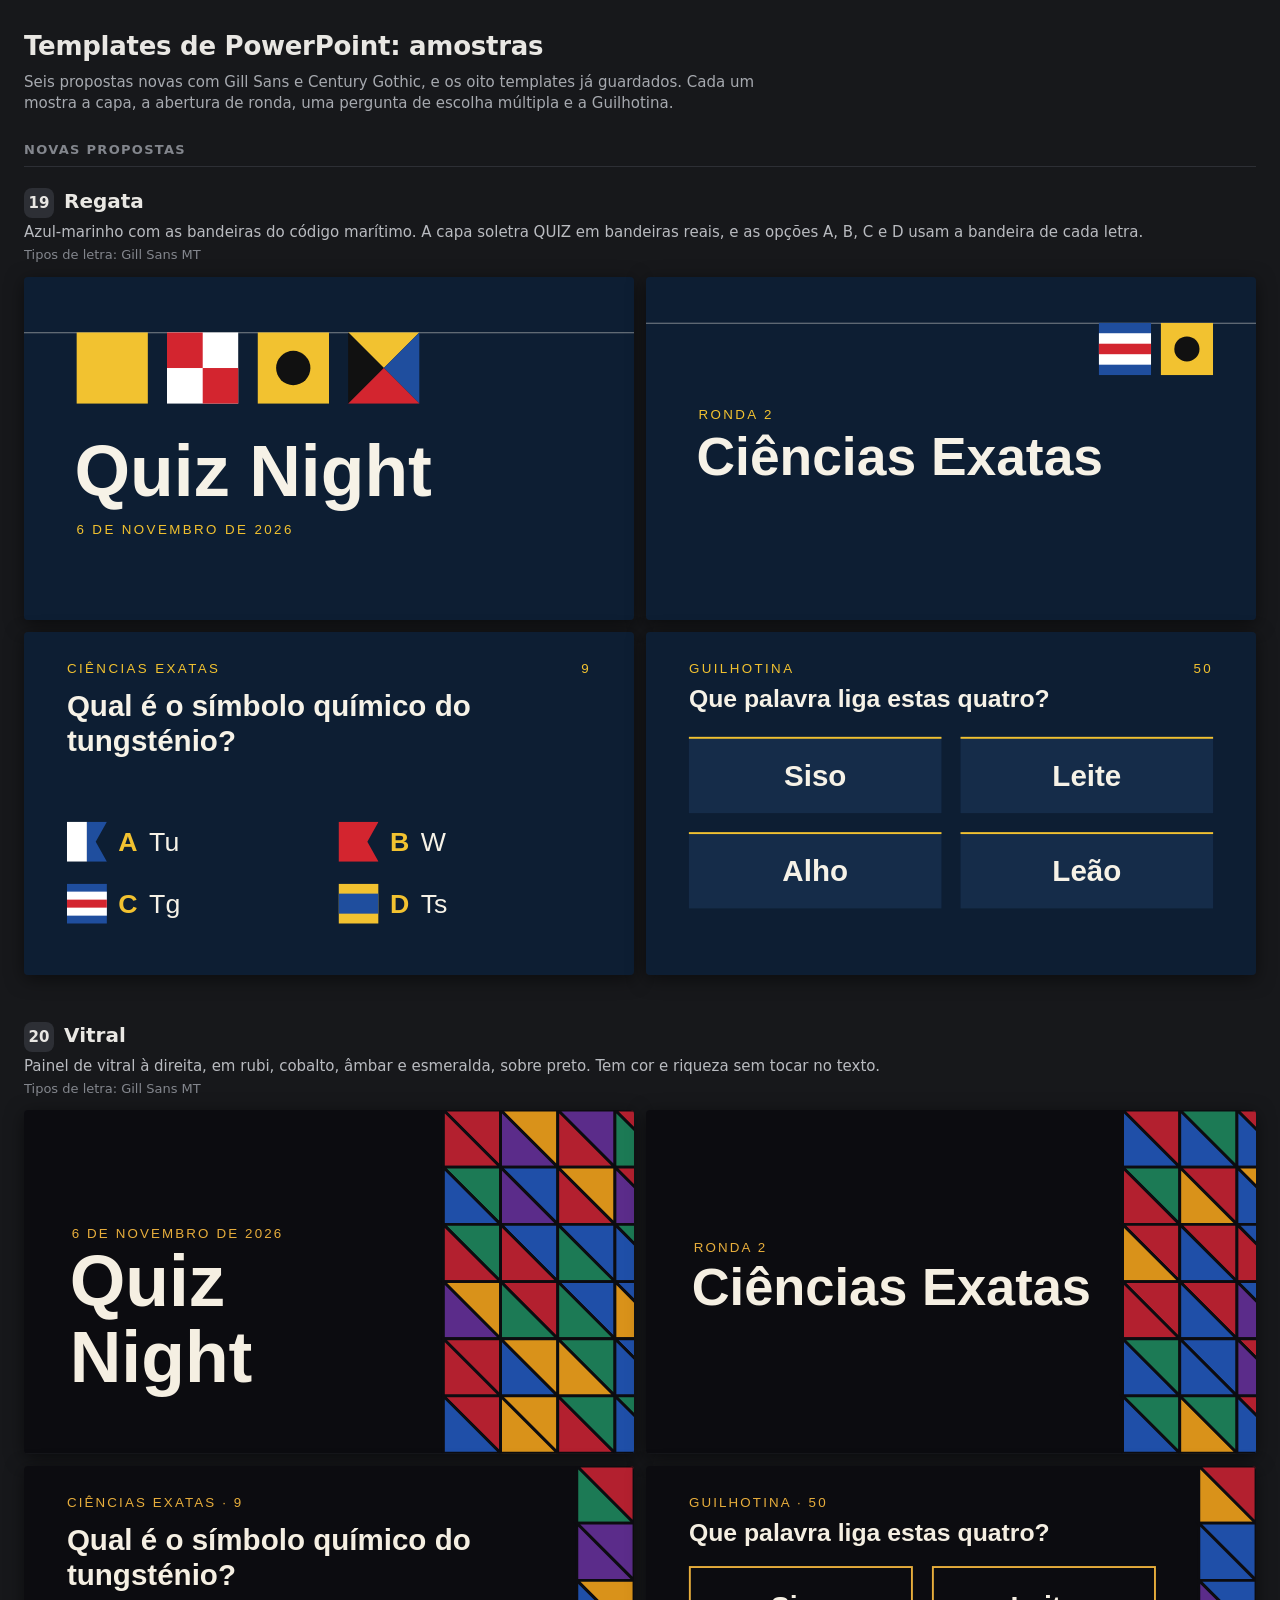
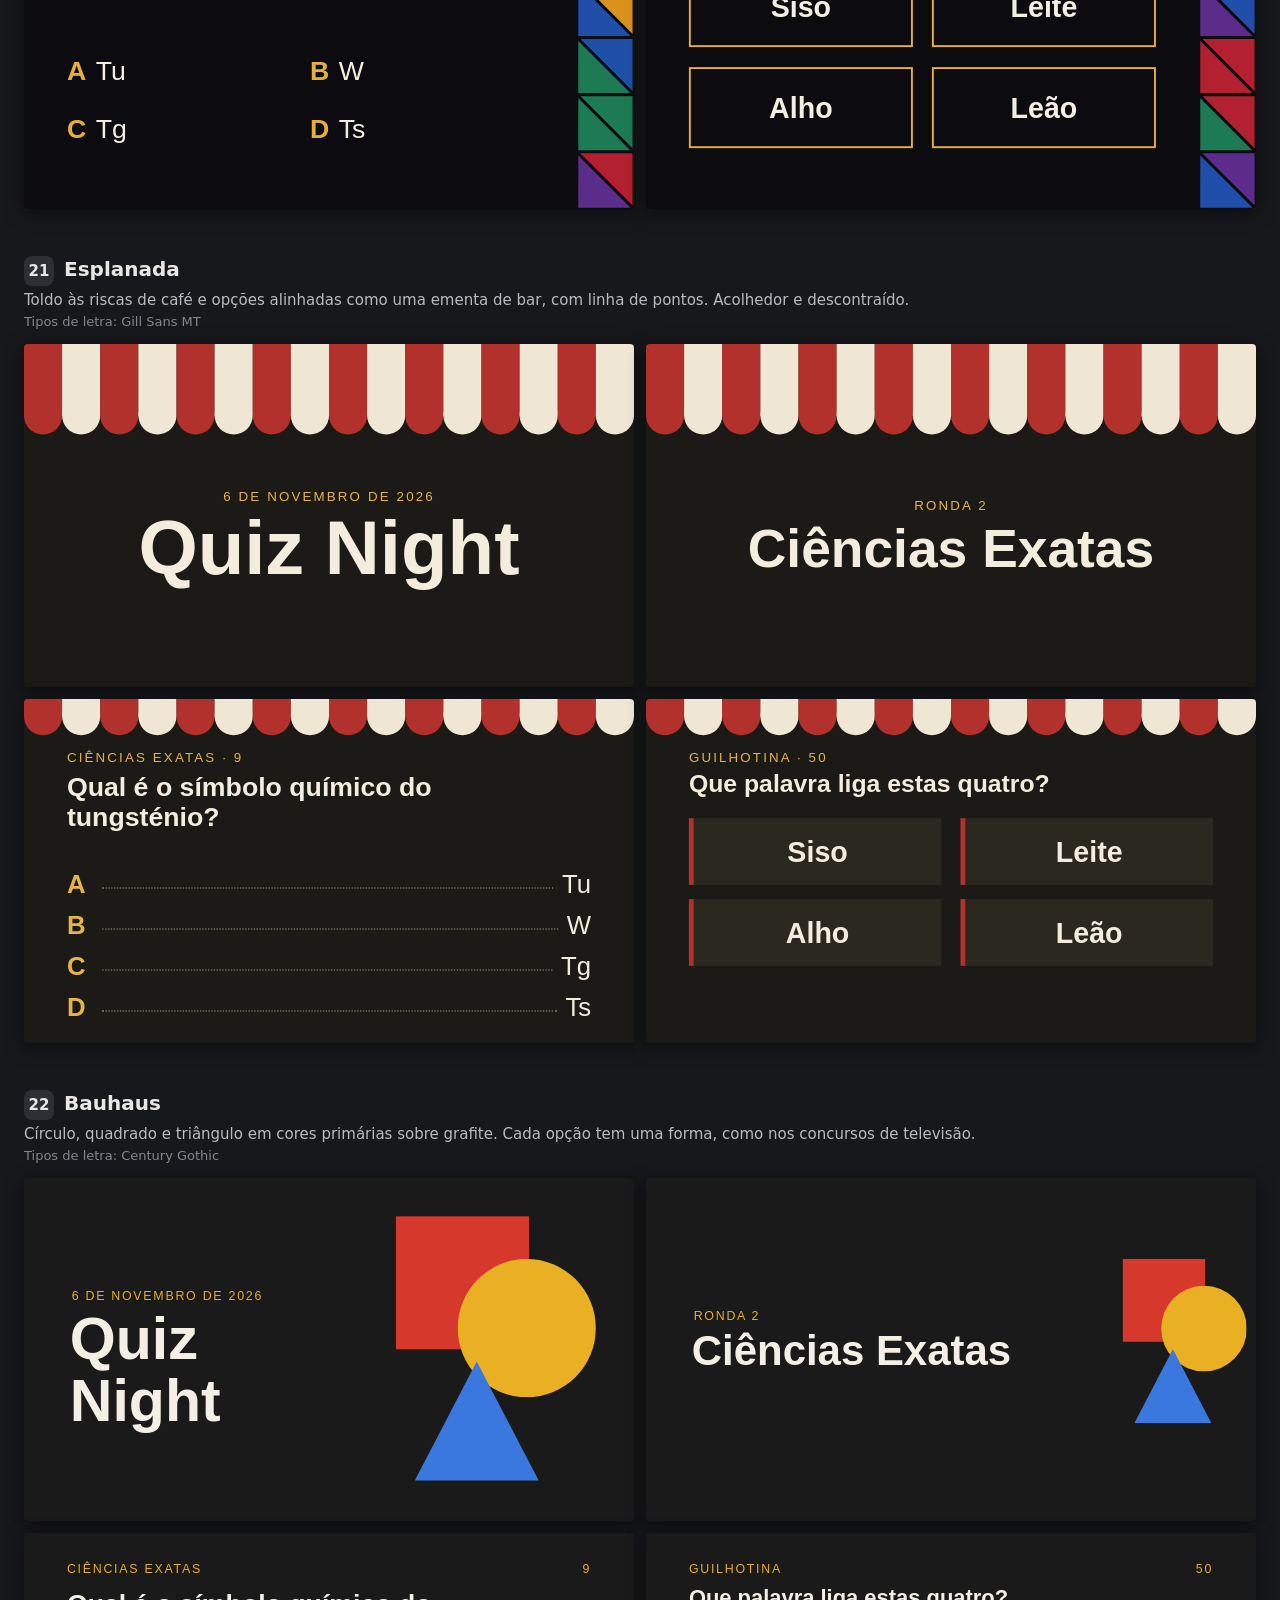
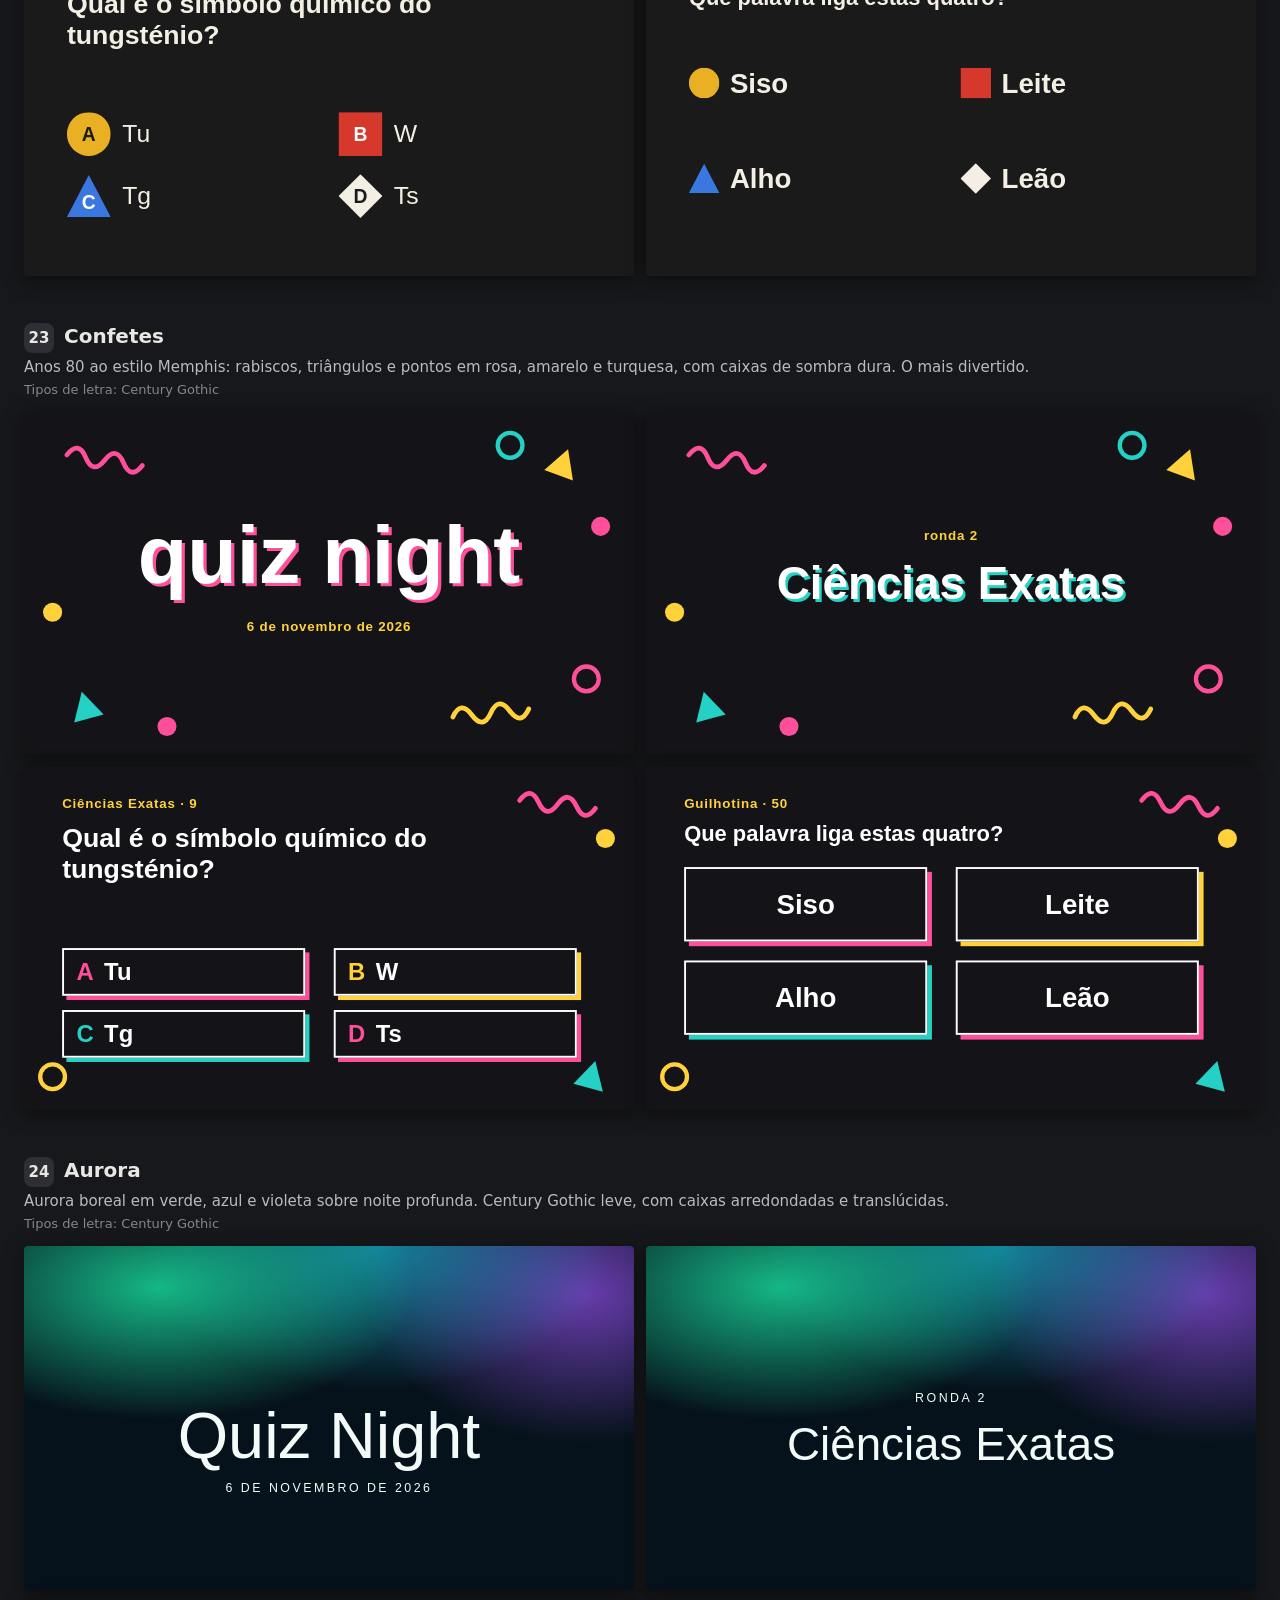
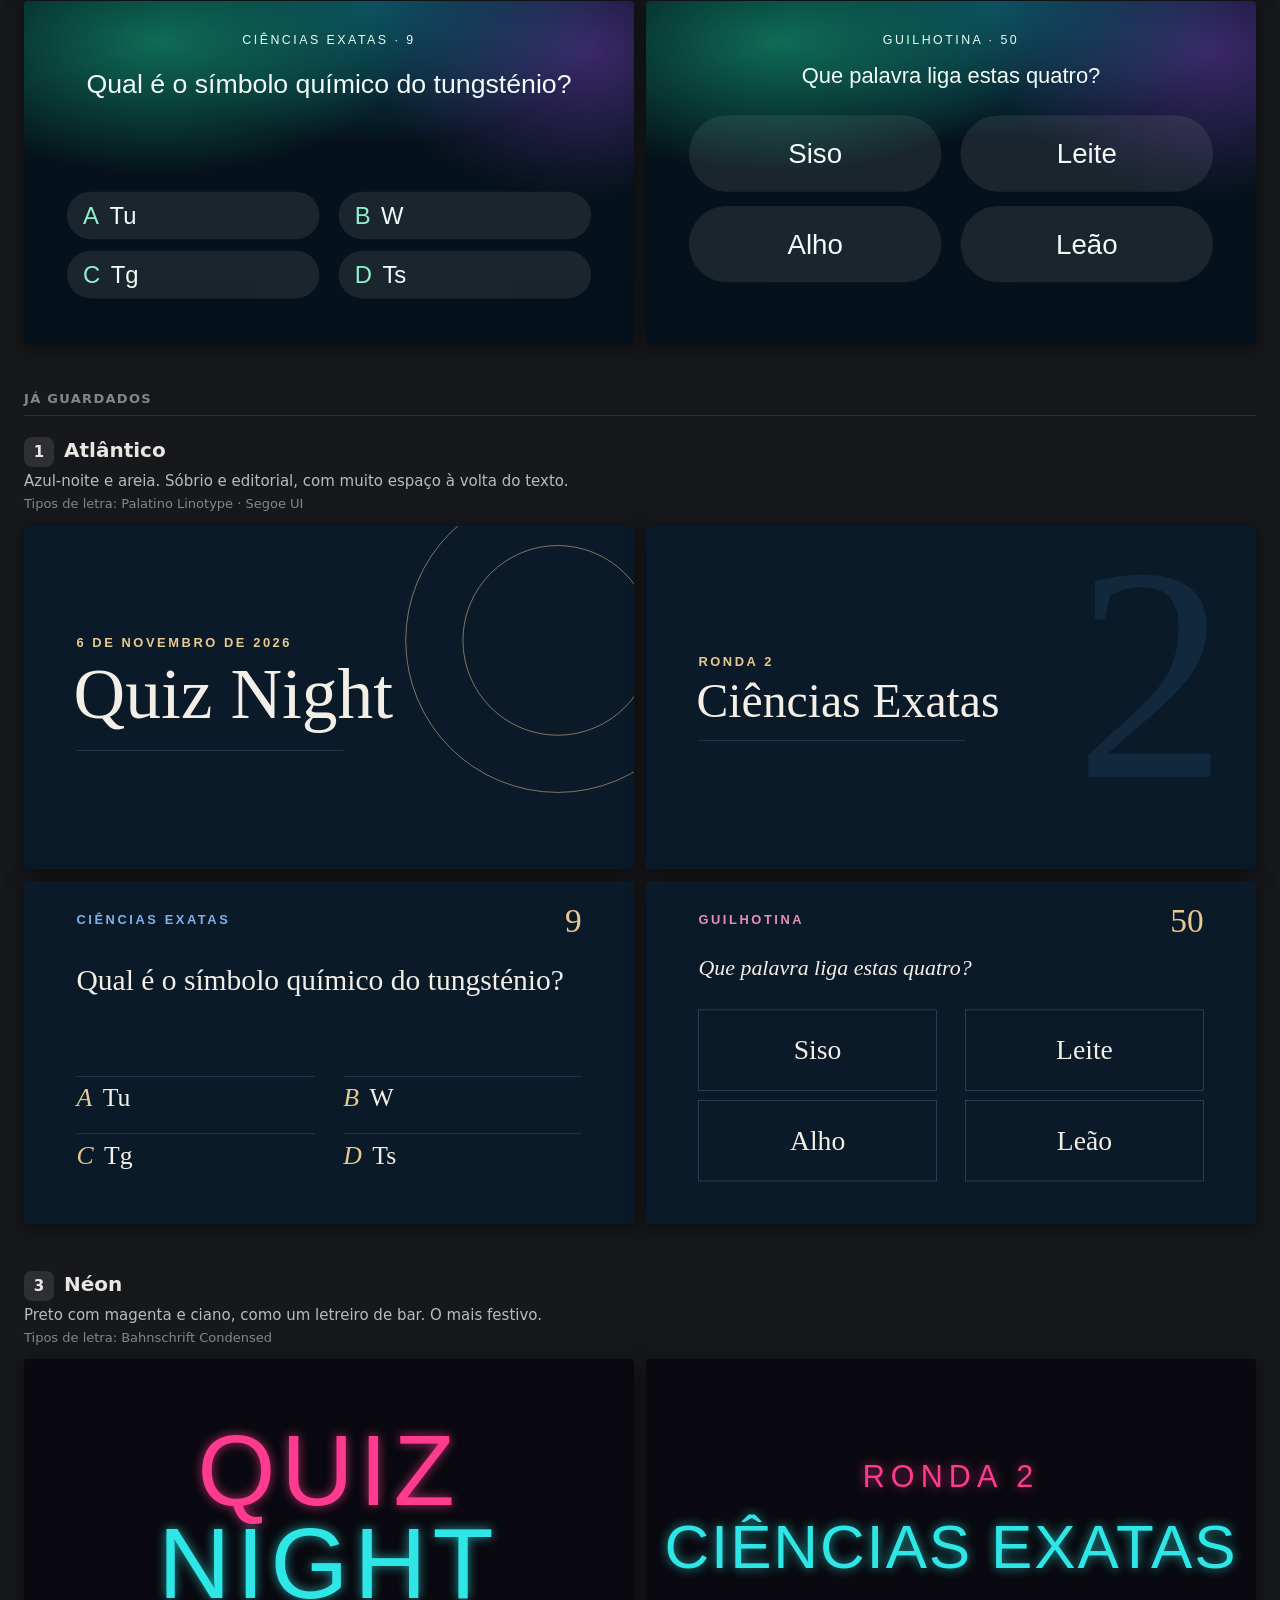
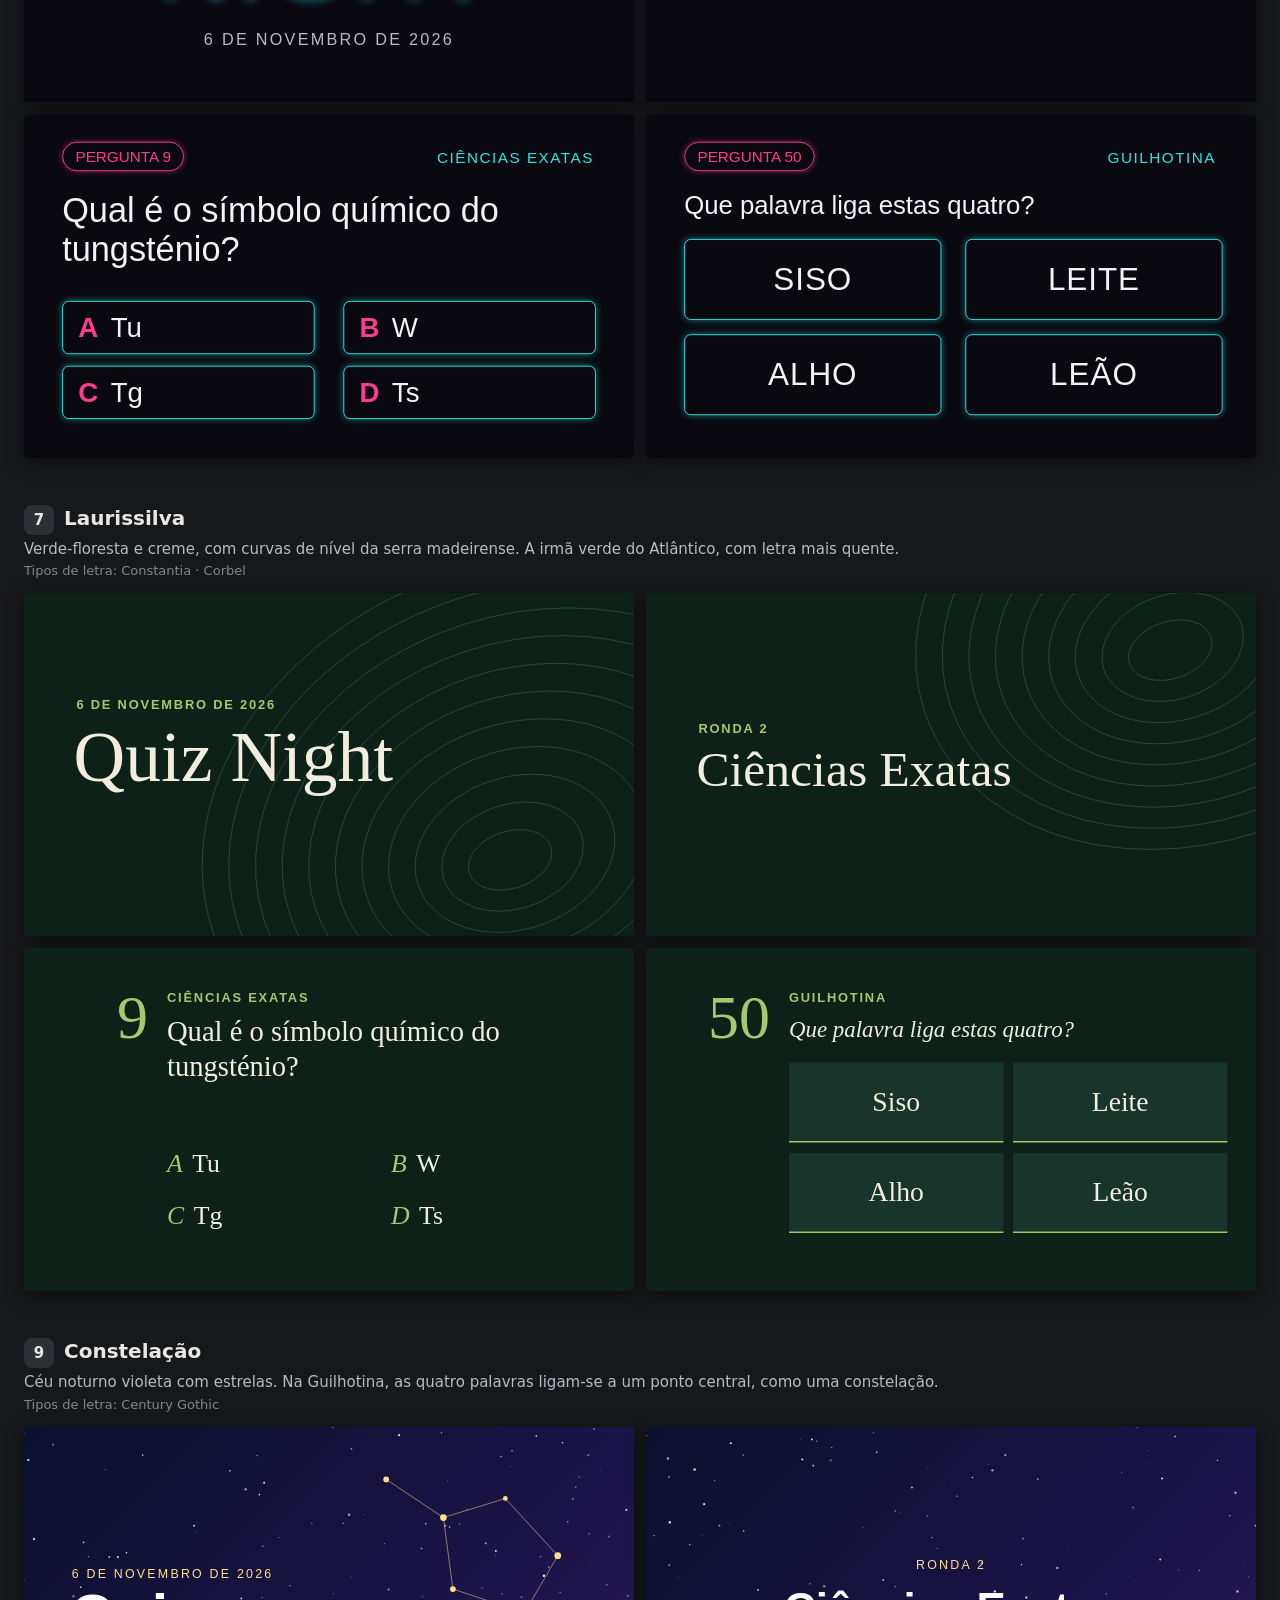
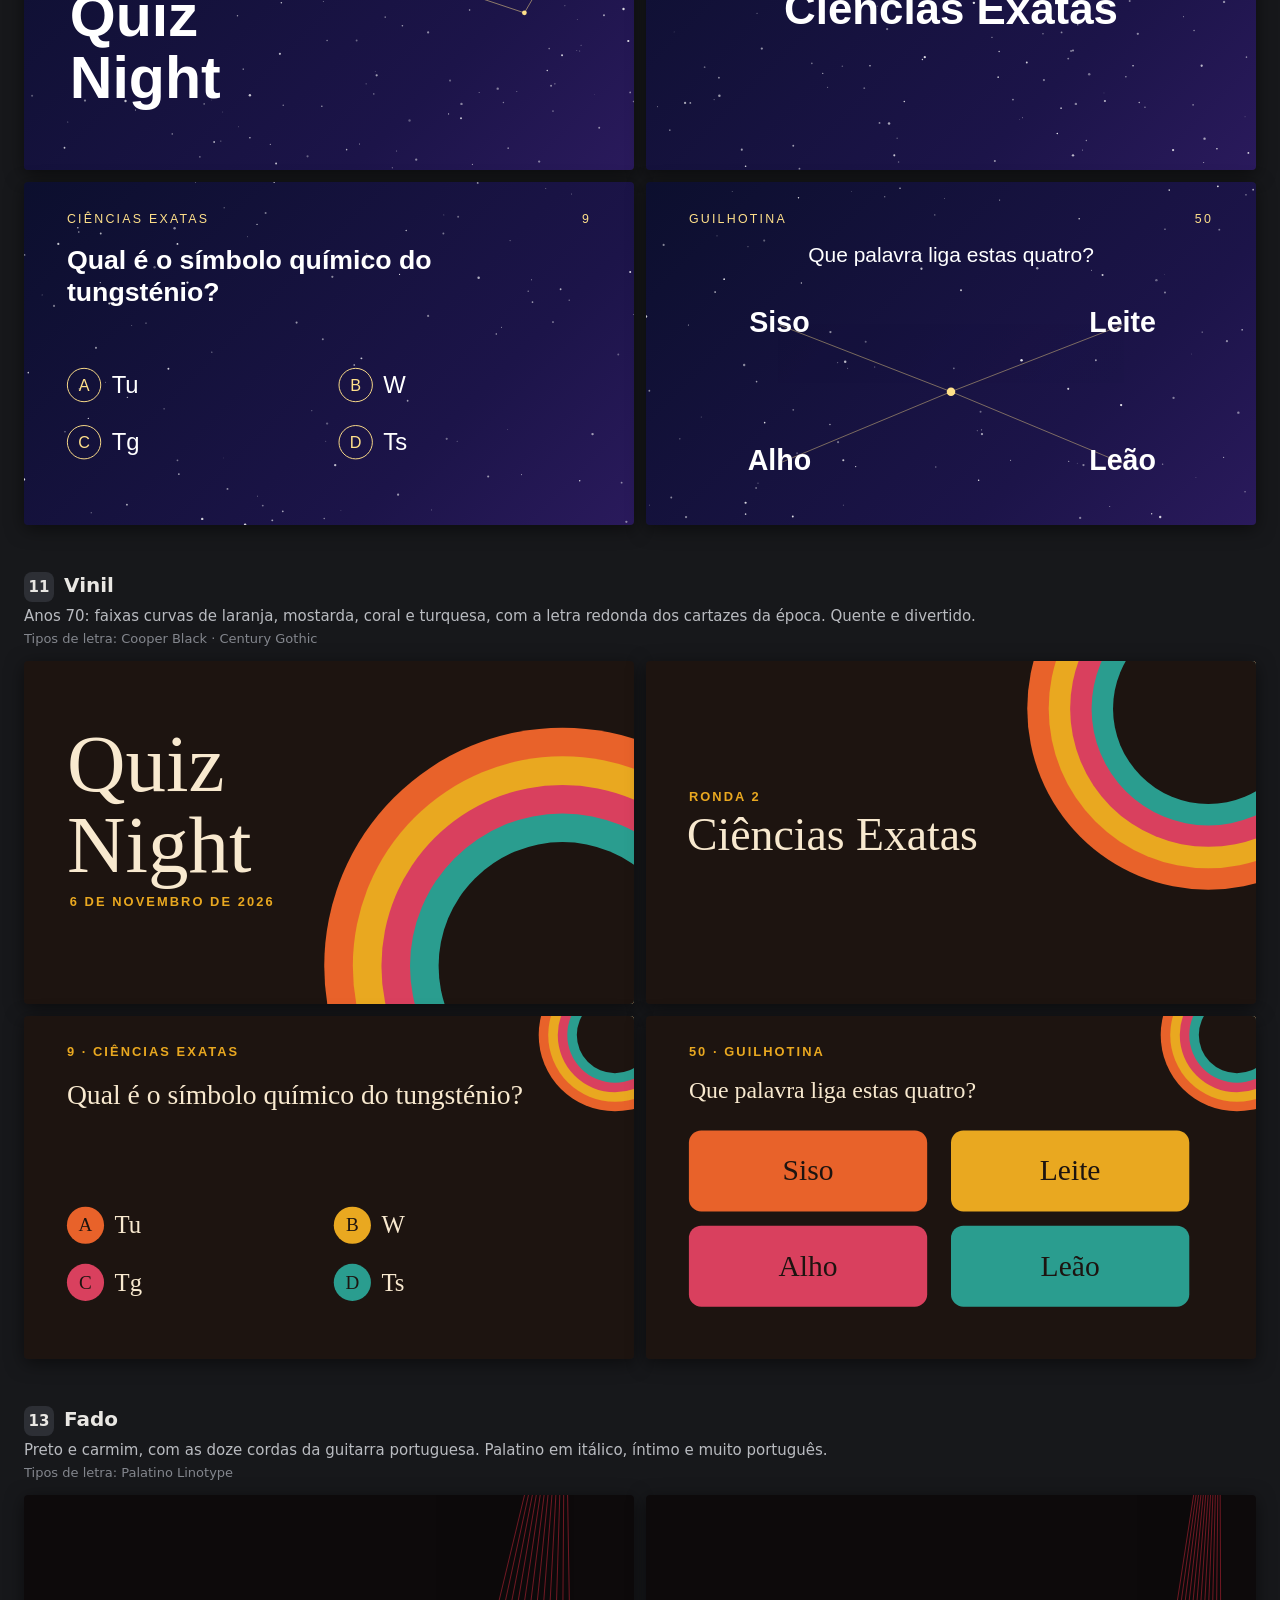
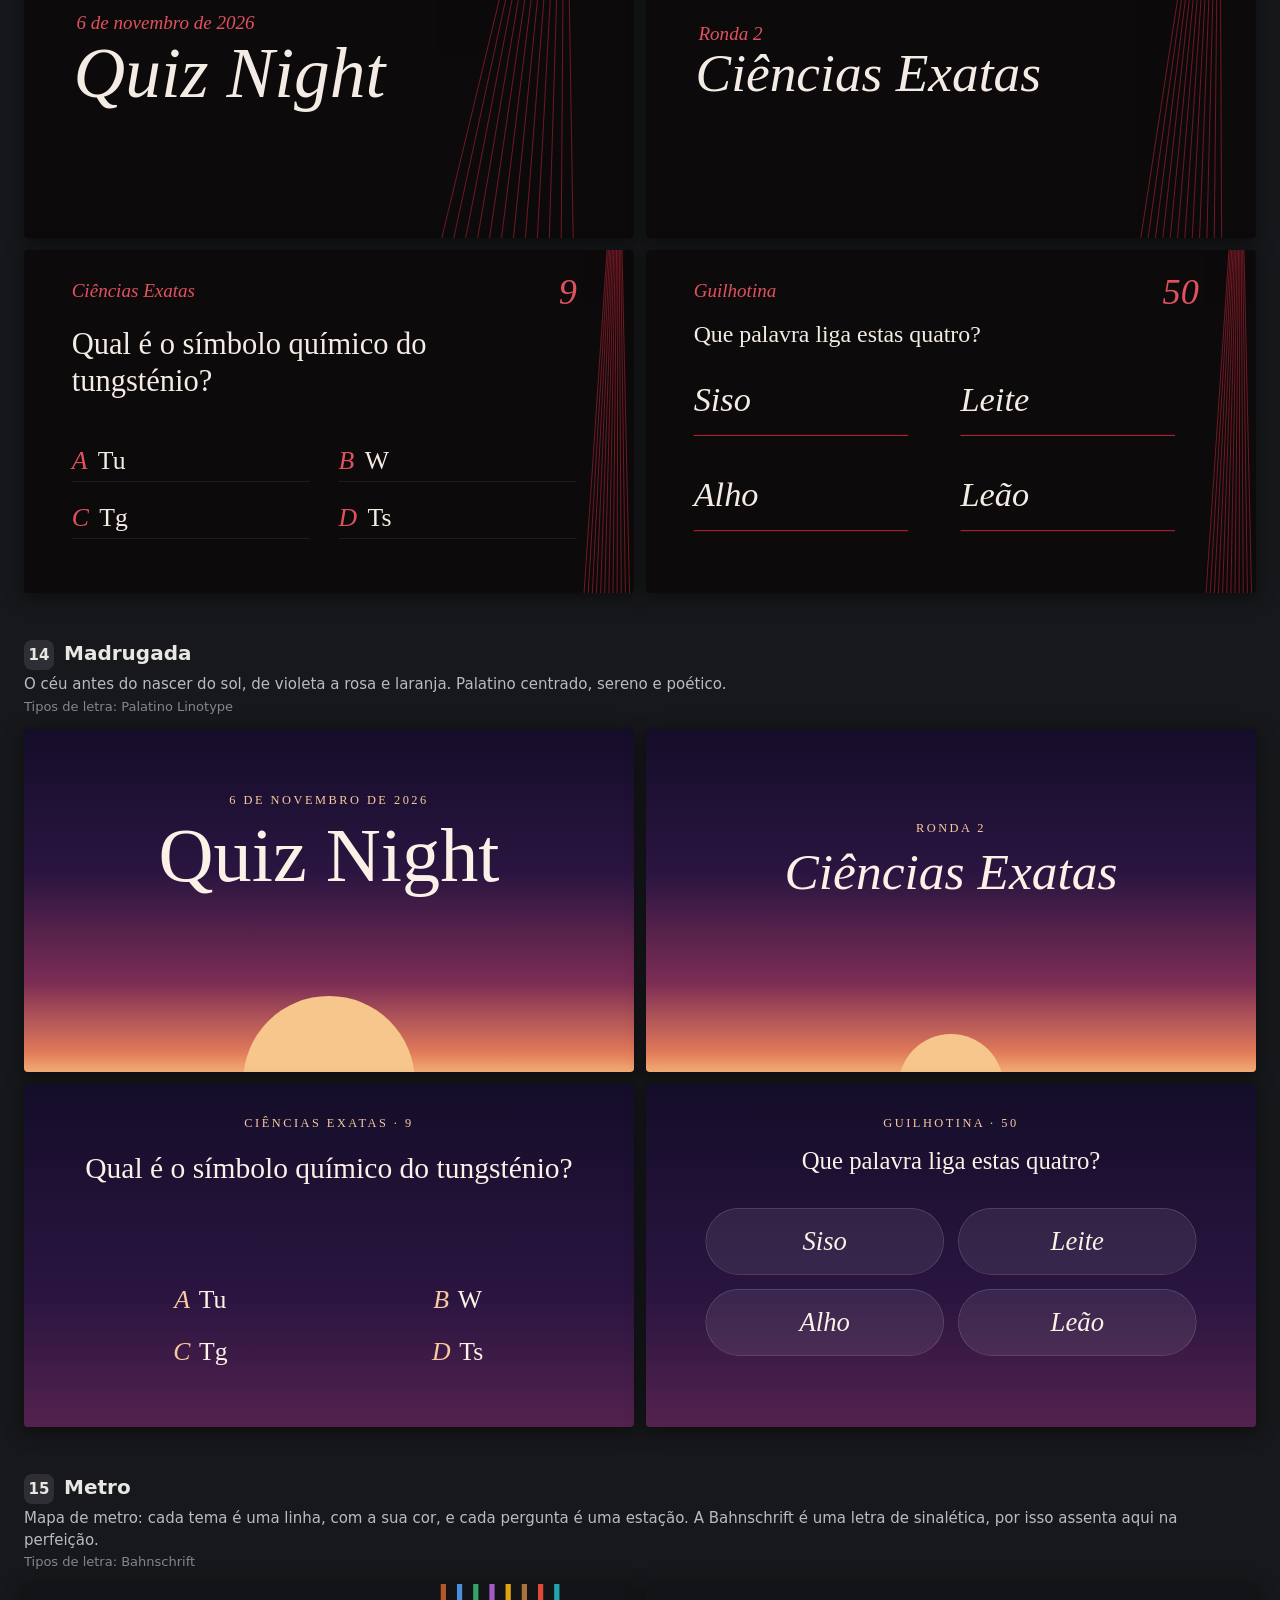
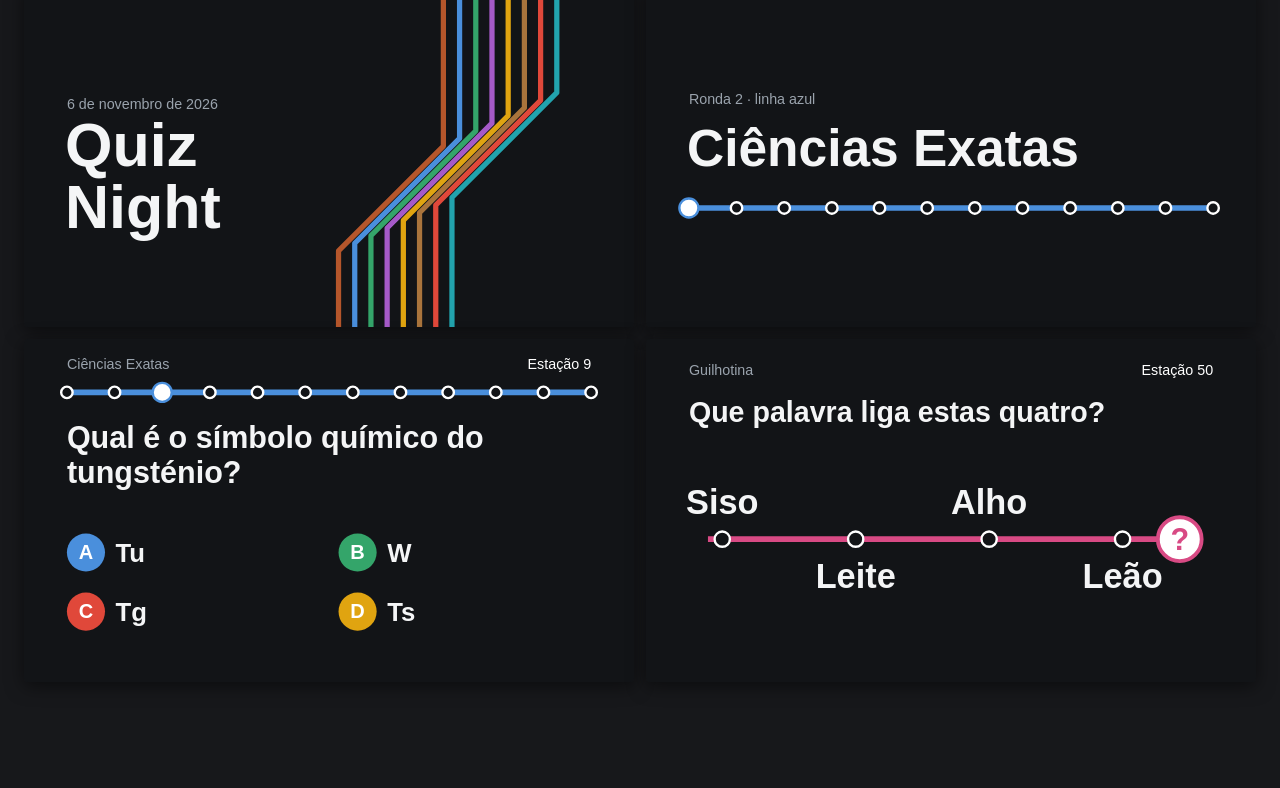
<file: amostras/templates.html>
<!doctype html>
<html lang="pt-PT">
<head>
<meta charset="utf-8">
<meta name="viewport" content="width=device-width, initial-scale=1">
<title>Templates PowerPoint</title>
<style>
  :root { color-scheme: dark; }
  * { box-sizing: border-box; }
  body { margin: 0; background: #17181b; color: #e9e7e3; font: 15px/1.45 "Segoe UI", system-ui, sans-serif; }
  .page { max-width: 1320px; margin: 0 auto; padding: 28px 24px 60px; }
  h1 { font-size: 26px; margin: 0 0 6px; letter-spacing: -.01em; }
  .lead { color: #a6a9af; margin: 0 0 26px; max-width: 760px; }
  .group { font-size: 13px; font-weight: 700; letter-spacing: .1em; text-transform: uppercase; color: #83868d; border-bottom: 1px solid #2d2f35; padding-bottom: 6px; margin: 0 0 20px; }
  .tpl { margin-bottom: 46px; }
  .tpl h2 { font-size: 20px; margin: 0; }
  .tpl h2 span { display: inline-block; min-width: 30px; height: 30px; line-height: 30px; text-align: center; border-radius: 8px; background: #2d2f35; font-size: 15px; margin-right: 10px; }
  .tpl p { margin: 4px 0 2px; color: #b9bbc0; }
  .tpl .fonts { color: #83868d; font-size: 13px; margin-bottom: 12px; }
  .shots { display: grid; grid-template-columns: repeat(2, minmax(0, 1fr)); gap: 12px; }
  .frame { position: relative; aspect-ratio: 16 / 9; overflow: hidden; border-radius: 4px; box-shadow: 0 4px 18px rgba(0,0,0,.5); }
  .slide { position: absolute; left: 0; top: 0; width: 1280px; height: 720px; transform-origin: 0 0; overflow: hidden; }
  .slide * { box-sizing: border-box; }
  .abs { position: absolute; }
  .slide svg { position: absolute; left: 0; top: 0; }

  /* 1 · Atlântico */
  .a { background: #0b1a29; color: #f3efe6; font-family: "Palatino Linotype", serif; }
  .a .kick { font: 600 27px "Segoe UI", sans-serif; letter-spacing: .2em; text-transform: uppercase; color: #e8c98f; }
  .a .sun { position: absolute; border: 2px solid #e8c98f; border-radius: 50%; opacity: .55; }
  .a .rule { position: absolute; height: 1px; background: #38506a; }
  .a .num { color: #e8c98f; font-size: 70px; line-height: 1; }
  .a .opt { position: absolute; width: 500px; border-top: 1px solid #38506a; padding-top: 12px; font-size: 54px; line-height: 1.2; }
  .a .opt i { color: #e8c98f; margin-right: 22px; }
  .a .word { position: absolute; width: 500px; height: 170px; border: 1px solid #4b6783; display: flex; align-items: center; justify-content: center; font-size: 58px; }

  /* 3 · Néon */
  .c { background: #09090f; color: #f2f2f8; font-family: Bahnschrift, sans-serif; font-stretch: 75%; }
  .c .cy { color: #2ee6e6; text-shadow: 0 0 22px #2ee6e6aa; }
  .c .mg { color: #ff3b8f; text-shadow: 0 0 22px #ff3b8faa; }
  .c .opt, .c .word { position: absolute; border: 2px solid #2ee6e6; border-radius: 14px; box-shadow: 0 0 16px #2ee6e677; display: flex; align-items: center; }
  .c .opt { width: 530px; height: 112px; padding-left: 32px; gap: 26px; font-size: 58px; }
  .c .opt b { color: #ff3b8f; font-weight: 600; }
  .c .word { width: 540px; height: 170px; justify-content: center; font-size: 66px; letter-spacing: .03em; text-transform: uppercase; }
  .c .pill { position: absolute; border: 2px solid #ff3b8f; border-radius: 40px; box-shadow: 0 0 14px #ff3b8f77; color: #ff3b8f; font-size: 32px; padding: 6px 26px; }

  /* 7 · Laurissilva */
  .g { background: #0e2119; color: #f2eddf; font-family: Constantia, serif; }
  .g .kick { font: 700 27px Corbel, sans-serif; letter-spacing: .14em; text-transform: uppercase; color: #a9c86e; }
  .g .num { color: #a9c86e; font-size: 130px; line-height: 1; }
  .g .opt { position: absolute; width: 450px; font-size: 54px; line-height: 1.2; display: flex; gap: 20px; }
  .g .opt b { color: #a9c86e; font-weight: 400; font-style: italic; }
  .g .word { position: absolute; width: 450px; height: 168px; background: #17352a; border-bottom: 3px solid #a9c86e; display: flex; align-items: center; justify-content: center; font-size: 58px; }

  /* 9 · Constelação */
  .i { background: linear-gradient(135deg, #0c0f2e, #1c1449 70%, #2a1a5c); color: #fff; font-family: "Century Gothic", sans-serif; }
  .i .kick { font-size: 26px; letter-spacing: .18em; text-transform: uppercase; color: #ffe08a; }
  .i .opt { position: absolute; width: 530px; font-size: 50px; display: flex; align-items: center; gap: 22px; }
  .i .opt b { width: 72px; height: 72px; flex: none; border: 2px solid #ffe08a; border-radius: 50%; display: flex; align-items: center; justify-content: center; font-size: 34px; color: #ffe08a; font-weight: 400; }
  .i .word { position: absolute; width: 400px; text-align: center; font-size: 60px; font-weight: 700; }

  /* 11 · Vinil */
  .k { background: #1d1410; color: #f8e9cf; font-family: "Cooper Black", serif; }
  .k .kick { font: 700 27px "Century Gothic", sans-serif; letter-spacing: .16em; text-transform: uppercase; color: #e9a820; }
  .k .ring { position: absolute; border-radius: 50%; }
  .k .opt { position: absolute; width: 480px; font-size: 52px; display: flex; align-items: center; gap: 22px; }
  .k .opt b { width: 78px; height: 78px; flex: none; border-radius: 50%; display: flex; align-items: center; justify-content: center; font-size: 40px; font-weight: 400; color: #1d1410; }
  .k .word { position: absolute; width: 500px; height: 170px; border-radius: 26px; display: flex; align-items: center; justify-content: center; font-size: 62px; color: #1d1410; }

  /* 13 · Fado */
  .m { background: #0d0a0b; color: #f4ece4; font-family: "Palatino Linotype", serif; }
  .m .kick { font-size: 40px; font-style: italic; color: #e0525f; }
  .m .num { font-size: 76px; line-height: 1; color: #e0525f; font-style: italic; }
  .m .opt { position: absolute; width: 500px; font-size: 54px; line-height: 1.2; border-bottom: 1px solid #4a2a2e; padding-bottom: 10px; }
  .m .opt i { color: #e0525f; margin-right: 22px; }
  .m .word { position: absolute; width: 450px; height: 150px; display: flex; align-items: center; font-size: 72px; font-style: italic; border-bottom: 2px solid #c7273a; }

  /* 14 · Madrugada */
  .n { color: #fbf1e6; font-family: "Palatino Linotype", serif; }
  .n .kick { font-size: 26px; letter-spacing: .2em; text-transform: uppercase; color: #f9c9a0; }
  .n .sun { position: absolute; border-radius: 50%; background: #f7c68c; }
  .n .opt { position: absolute; width: 500px; font-size: 54px; line-height: 1.2; text-align: center; }
  .n .opt i { color: #f9c9a0; margin-right: 18px; }
  .n .word { position: absolute; width: 500px; height: 140px; background: #ffffff14; border: 1px solid #ffffff40; border-radius: 70px; display: flex; align-items: center; justify-content: center; font-size: 56px; font-style: italic; }

  /* 15 · Metro */
  .o { background: #121417; color: #f4f5f6; font-family: Bahnschrift, sans-serif; font-weight: 600; }
  .o .kick { font-size: 30px; color: #9aa3ad; font-weight: 400; }
  .o .opt { position: absolute; width: 520px; height: 96px; font-size: 54px; display: flex; align-items: center; gap: 22px; }
  .o .opt b { width: 80px; height: 80px; flex: none; border-radius: 50%; color: #fff; display: flex; align-items: center; justify-content: center; font-size: 42px; font-weight: 700; }
  .o .stop { position: absolute; width: 270px; text-align: center; font-size: 72px; line-height: 1; }

  /* 19 · Regata */
  .s { background: #0d1e33; color: #f6f2e7; font-family: "Gill Sans MT", sans-serif; }
  .s .kick { font-size: 28px; letter-spacing: .18em; text-transform: uppercase; color: #f2c230; }
  .s .big { font-weight: 700; line-height: 1.05; }
  .s .opt { position: absolute; width: 530px; height: 100px; font-size: 56px; display: flex; align-items: center; gap: 24px; }
  .s .opt svg { position: static; flex: none; }
  .s .word { position: absolute; width: 530px; height: 160px; border-top: 4px solid #f2c230; background: #152c49; display: flex; align-items: center; justify-content: center; font-size: 62px; font-weight: 700; }

  /* 20 · Vitral */
  .t { background: #0c0c10; color: #f5efe2; font-family: "Gill Sans MT", sans-serif; }
  .t .kick { font-size: 28px; letter-spacing: .16em; text-transform: uppercase; color: #e8ae3c; }
  .t .big { font-weight: 700; line-height: 1.05; }
  .t .opt { position: absolute; width: 470px; font-size: 56px; }
  .t .opt b { color: #e8ae3c; margin-right: 20px; }
  .t .word { position: absolute; width: 470px; height: 170px; display: flex; align-items: center; justify-content: center; font-size: 60px; font-weight: 700; border: 4px solid #e8ae3c; }

  /* 21 · Esplanada */
  .u { background: #1c1a16; color: #f4ecdc; font-family: "Gill Sans MT", sans-serif; }
  .u .kick { font-size: 28px; letter-spacing: .16em; text-transform: uppercase; color: #e6b34a; }
  .u .big { font-weight: 700; line-height: 1.05; }
  .u .opt { position: absolute; width: 1100px; height: 74px; font-size: 54px; display: flex; align-items: baseline; gap: 18px; }
  .u .opt b { color: #e6b34a; width: 56px; }
  .u .dots { flex: 1; border-bottom: 3px dotted #6d6555; transform: translateY(-10px); }
  .u .word { position: absolute; width: 530px; height: 140px; background: #2b2820; border-left: 10px solid #b3312c; display: flex; align-items: center; justify-content: center; font-size: 60px; font-weight: 700; }

  /* 22 · Bauhaus */
  .v { background: #1a1a1a; color: #f3efe4; font-family: "Century Gothic", sans-serif; }
  .v .kick { font-size: 26px; letter-spacing: .14em; text-transform: uppercase; color: #e8b022; }
  .v .big { font-weight: 700; line-height: 1.05; }
  .v .opt { position: absolute; width: 540px; height: 104px; font-size: 52px; display: flex; align-items: center; gap: 24px; }
  .v .opt svg { position: static; flex: none; }
  .v .word { position: absolute; width: 520px; height: 170px; display: flex; align-items: center; gap: 22px; font-size: 58px; font-weight: 700; }
  .v .word svg { position: static; flex: none; }

  /* 23 · Confetes */
  .w { background: #141318; color: #fff; font-family: "Century Gothic", sans-serif; font-weight: 700; }
  .w .kick { font-size: 28px; letter-spacing: .06em; color: #ffd23c; }
  .w .opt, .w .word { position: absolute; background: #141318; border: 4px solid #fff; display: flex; align-items: center; }
  .w .opt { width: 510px; height: 100px; padding-left: 26px; gap: 22px; font-size: 50px; }
  .w .word { width: 510px; height: 156px; justify-content: center; font-size: 58px; }

  /* 24 · Aurora */
  .x { background: #06121b; color: #f2fbf8; font-family: "Century Gothic", sans-serif; }
  .x .kick { font-size: 26px; letter-spacing: .2em; text-transform: uppercase; color: #eafff6; }
  .x .opt { position: absolute; width: 530px; height: 100px; border-radius: 50px; background: #ffffff14; font-size: 50px; display: flex; align-items: center; padding-left: 34px; gap: 22px; }
  .x .opt b { color: #8ff0cb; font-weight: 400; }
  .x .word { position: absolute; width: 530px; height: 160px; border-radius: 80px; background: #ffffff14; display: flex; align-items: center; justify-content: center; font-size: 58px; }
</style>
</head>
<body>
<div class="page">
  <h1>Templates de PowerPoint: amostras</h1>
  <p class="lead">Seis propostas novas com Gill Sans e Century Gothic, e os oito templates já guardados. Cada um mostra a capa, a abertura de ronda, uma pergunta de escolha múltipla e a Guilhotina.</p>
  <div id="list"></div>
</div>

<script>
const OPTS = ['Tu', 'W', 'Tg', 'Ts'];
const WORDS = ['Siso', 'Leite', 'Alho', 'Leão'];
const TITLE = 'Quiz Night', DATE = '6 de novembro de 2026', Q = 'Qual é o símbolo químico do tungsténio?', PROMPT = 'Que palavra liga estas quatro?';
const L = 'ABCD';
const box = (s, css, html = '') => `<div class="abs ${s}" style="${css}">${html}</div>`;
const grid = (cls, tag, items, [x, y, dx, dy], cols = 2, style = () => '') => items.map((t, i) =>
  `<div class="${cls}" style="left:${x + (i % cols) * dx}px;top:${y + Math.floor(i / cols) * dy}px;${style(i)}">${tag ? tag(i) : ''}${t}</div>`).join('');

// Gerador determinístico: as estrelas ficam sempre iguais.
function stars(seed, n) {
  let s = seed;
  const r = () => (s = (s * 16807) % 2147483647) / 2147483647;
  return `<svg width="1280" height="720">${Array.from({ length: n }, () =>
    `<circle cx="${r() * 1280 | 0}" cy="${r() * 720 | 0}" r="${(0.8 + r() * 1.8).toFixed(1)}" fill="#fff" opacity="${(0.3 + r() * 0.6).toFixed(2)}"/>`).join('')}</svg>`;
}

// Curvas de nível: elipses concêntricas e ligeiramente deslocadas.
function contours(cx, cy, n, color) {
  return `<svg width="1280" height="720">${Array.from({ length: n }, (_, i) => {
    const rx = 90 + i * 62, ry = 60 + i * 50;
    return `<ellipse cx="${cx + i * 7}" cy="${cy - i * 5}" rx="${rx}" ry="${ry}" fill="none" stroke="${color}" stroke-width="1.5" transform="rotate(-18 ${cx} ${cy})"/>`;
  }).join('')}</svg>`;
}

const VINIL = ['#e8622a', '#e9a820', '#d9405e', '#2a9d8f'];
function vinylRings(cx, cy, base, step) {
  return VINIL.map((c, i) => {
    const d = base - i * step;
    return `<div class="ring" style="left:${cx - d / 2}px;top:${cy - d / 2}px;width:${d}px;height:${d}px;background:${c}"></div>`;
  }).join('') + `<div class="ring" style="left:${cx - (base - 4 * step) / 2}px;top:${cy - (base - 4 * step) / 2}px;width:${base - 4 * step}px;height:${base - 4 * step}px;background:#1d1410"></div>`;
}

const A = {
  no: 1, name: 'Atlântico', cls: 'a',
  desc: 'Azul-noite e areia. Sóbrio e editorial, com muito espaço à volta do texto.',
  fonts: 'Palatino Linotype · Segoe UI',
  cover: box('sun', 'width:640px;height:640px;left:800px;top:-80px') + box('sun', 'width:400px;height:400px;left:920px;top:40px')
    + box('kick', 'left:110px;top:230px', DATE) + box('', 'left:104px;top:270px;font-size:150px;line-height:1.1', TITLE)
    + box('rule', 'left:110px;top:470px;width:560px'),
  round: box('', 'right:60px;top:-10px;font-size:640px;line-height:1;color:#12283d', '2')
    + box('kick', 'left:110px;top:270px', 'Ronda 2') + box('', 'left:106px;top:312px;font-size:100px;line-height:1.1', 'Ciências Exatas')
    + box('rule', 'left:110px;top:450px;width:560px'),
  question: box('kick', 'left:110px;top:66px;color:#7fb2ea', 'Ciências Exatas') + box('num', 'right:110px;top:50px', '9')
    + box('', 'left:110px;top:170px;width:1060px;font-size:62px;line-height:1.2', Q)
    + grid('opt', i => `<i>${L[i]}</i>`, OPTS, [110, 410, 560, 120]),
  guil: box('kick', 'left:110px;top:66px;color:#e88fb4', 'Guilhotina') + box('num', 'right:110px;top:50px', '50')
    + box('', 'left:110px;top:150px;font-size:46px;font-style:italic', PROMPT)
    + grid('word', null, WORDS, [110, 270, 560, 190]),
};

const C = {
  no: 3, name: 'Néon', cls: 'c',
  desc: 'Preto com magenta e ciano, como um letreiro de bar. O mais festivo.',
  fonts: 'Bahnschrift Condensed',
  cover: box('mg', 'left:0;right:0;top:130px;text-align:center;font-size:210px;line-height:1;letter-spacing:.06em', 'QUIZ')
    + box('cy', 'left:0;right:0;top:325px;text-align:center;font-size:210px;line-height:1;letter-spacing:.06em', 'NIGHT')
    + box('', 'left:0;right:0;top:565px;text-align:center;font-size:34px;letter-spacing:.14em;color:#b9b9c9;text-transform:uppercase', DATE),
  round: box('mg', 'left:0;right:0;top:200px;text-align:center;font-size:64px;letter-spacing:.2em;text-transform:uppercase', 'Ronda 2')
    + box('cy', 'left:0;right:0;top:300px;text-align:center;font-size:130px;text-transform:uppercase;letter-spacing:.03em', 'Ciências Exatas'),
  question: box('pill', 'left:80px;top:56px', 'PERGUNTA 9') + box('', 'right:84px;top:66px;font-size:32px;letter-spacing:.1em;color:#2ee6e6;text-transform:uppercase', 'Ciências Exatas')
    + box('', 'left:80px;top:160px;width:1120px;font-size:72px;line-height:1.12', Q)
    + grid('opt', i => `<b>${L[i]}</b>`, OPTS, [80, 390, 590, 136]),
  guil: box('pill', 'left:80px;top:56px', 'PERGUNTA 50') + box('', 'right:84px;top:66px;font-size:32px;letter-spacing:.1em;color:#2ee6e6;text-transform:uppercase', 'Guilhotina')
    + box('', 'left:80px;top:150px;font-size:54px', PROMPT)
    + grid('word', null, WORDS, [80, 260, 590, 200]),
};

const G = {
  no: 7, name: 'Laurissilva', cls: 'g',
  desc: 'Verde-floresta e creme, com curvas de nível da serra madeirense. A irmã verde do Atlântico, com letra mais quente.',
  fonts: 'Constantia · Corbel',
  cover: contours(1020, 560, 11, '#2c5240') + box('kick', 'left:110px;top:220px', DATE) + box('', 'left:104px;top:262px;font-size:150px;line-height:1.1', TITLE),
  round: contours(1100, 120, 9, '#2c5240') + box('kick', 'left:110px;top:270px', 'Ronda 2') + box('', 'left:106px;top:312px;font-size:104px;line-height:1.1', 'Ciências Exatas'),
  question: box('num', 'left:90px;top:80px;width:170px;text-align:right', '9')
    + box('kick', 'left:300px;top:90px', 'Ciências Exatas')
    + box('', 'left:300px;top:140px;width:880px;font-size:60px;line-height:1.2', Q)
    + grid('opt', i => `<b>${L[i]}</b>`, OPTS, [300, 420, 470, 110]),
  guil: box('num', 'left:60px;top:80px;width:200px;text-align:right', '50')
    + box('kick', 'left:300px;top:90px', 'Guilhotina')
    + box('', 'left:300px;top:136px;font-size:48px;font-style:italic', PROMPT)
    + grid('word', null, WORDS, [300, 240, 470, 190]),
};

const CONST_LINES = `<svg width="1280" height="720"><g stroke="#ffe08a" stroke-width="1.5" opacity=".6"><line x1="640" y1="440" x2="280" y2="300"/><line x1="640" y1="440" x2="1000" y2="300"/><line x1="640" y1="440" x2="280" y2="590"/><line x1="640" y1="440" x2="1000" y2="590"/></g><circle cx="640" cy="440" r="9" fill="#ffe08a"/></svg>`;
const SKY = `<svg width="1280" height="720"><g stroke="#ffe08a" stroke-width="1.5" opacity=".7" fill="none"><polyline points="760,110 880,190 1010,150 1120,270 1050,390 900,340 880,190"/></g><g fill="#ffe08a"><circle cx="760" cy="110" r="6"/><circle cx="880" cy="190" r="7"/><circle cx="1010" cy="150" r="5"/><circle cx="1120" cy="270" r="7"/><circle cx="1050" cy="390" r="5"/><circle cx="900" cy="340" r="6"/></g></svg>`;

const I = {
  no: 9, name: 'Constelação', cls: 'i',
  desc: 'Céu noturno violeta com estrelas. Na Guilhotina, as quatro palavras ligam-se a um ponto central, como uma constelação.',
  fonts: 'Century Gothic',
  cover: stars(11, 150) + SKY + box('kick', 'left:100px;top:290px', DATE) + box('', 'left:96px;top:330px;font-size:124px;font-weight:700;line-height:1.05', TITLE.replace(' ', '<br>')),
  round: stars(23, 150) + box('kick', 'left:0;right:0;top:270px;text-align:center', 'Ronda 2') + box('', 'left:0;right:0;top:316px;text-align:center;font-size:92px;font-weight:700', 'Ciências Exatas'),
  question: stars(37, 90) + box('kick', 'left:90px;top:60px', 'Ciências Exatas') + box('kick', 'right:90px;top:60px', '9')
    + box('', 'left:90px;top:130px;width:1100px;font-size:56px;font-weight:700;line-height:1.2', Q)
    + grid('opt', i => `<b>${L[i]}</b>`, OPTS, [90, 390, 570, 120]),
  guil: stars(41, 90) + CONST_LINES + box('kick', 'left:90px;top:60px', 'Guilhotina') + box('kick', 'right:90px;top:60px', '50')
    + box('', 'left:0;right:0;top:120px;text-align:center;font-size:44px', PROMPT)
    + [[80, 250], [800, 250], [80, 540], [800, 540]].map(([x, y], i) => `<div class="word" style="left:${x}px;top:${y}px">${WORDS[i]}</div>`).join(''),
};

const K = {
  no: 11, name: 'Vinil', cls: 'k',
  desc: 'Anos 70: faixas curvas de laranja, mostarda, coral e turquesa, com a letra redonda dos cartazes da época. Quente e divertido.',
  fonts: 'Cooper Black · Century Gothic',
  cover: vinylRings(1130, 640, 1000, 120) + box('', 'left:90px;top:130px;font-size:170px;line-height:1', 'Quiz<br>Night') + box('kick', 'left:96px;top:490px', DATE),
  round: vinylRings(1180, 100, 760, 90) + box('kick', 'left:90px;top:270px', 'Ronda 2') + box('', 'left:86px;top:312px;font-size:96px;line-height:1.1', 'Ciências Exatas'),
  question: vinylRings(1240, 40, 320, 40) + box('kick', 'left:90px;top:60px', '9 · Ciências Exatas')
    + box('', 'left:90px;top:130px;width:1000px;font-size:58px;line-height:1.2', Q)
    + grid('opt', i => `<b style="background:${VINIL[i]}">${L[i]}</b>`, OPTS, [90, 400, 560, 120]),
  guil: vinylRings(1240, 40, 320, 40) + box('kick', 'left:90px;top:60px', '50 · Guilhotina')
    + box('', 'left:90px;top:120px;font-size:50px', PROMPT)
    + grid('word', null, WORDS, [90, 240, 550, 200], 2, i => `background:${VINIL[i]}`),
};

// As doze cordas da guitarra portuguesa, em leque até ao cravelhame.
function strings(x0, y0, x1, y1, spread) {
  return `<svg width="1280" height="720"><g stroke="#c7273a" stroke-width="1.5" opacity=".75">${Array.from({ length: 12 }, (_, i) => {
    const o = (i - 5.5) * spread;
    return `<line x1="${x0 + o}" y1="${y0}" x2="${x1 + o * 0.28}" y2="${y1}"/>`;
  }).join('')}</g></svg>`;
}

const M = {
  no: 13, name: 'Fado', cls: 'm',
  desc: 'Preto e carmim, com as doze cordas da guitarra portuguesa. Palatino em itálico, íntimo e muito português.',
  fonts: 'Palatino Linotype',
  cover: strings(1010, 760, 1100, -40, 26) + box('kick', 'left:110px;top:240px', DATE) + box('', 'left:104px;top:290px;font-size:150px;font-style:italic;line-height:1.1', TITLE),
  round: strings(1120, 760, 1180, -40, 16) + box('kick', 'left:110px;top:262px', 'Ronda 2') + box('', 'left:104px;top:312px;font-size:112px;font-style:italic;line-height:1.1', 'Ciências Exatas'),
  question: strings(1222, 760, 1240, -40, 9) + box('kick', 'left:100px;top:56px', 'Ciências Exatas') + box('num', 'right:120px;top:50px', '9')
    + box('', 'left:100px;top:160px;width:1050px;font-size:64px;line-height:1.18', Q)
    + grid('opt', i => `<i>${L[i]}</i>`, OPTS, [100, 410, 560, 120]),
  guil: strings(1222, 760, 1240, -40, 9) + box('kick', 'left:100px;top:56px', 'Guilhotina') + box('num', 'right:120px;top:50px', '50')
    + box('', 'left:100px;top:140px;font-size:50px', PROMPT)
    + grid('word', null, WORDS, [100, 240, 560, 200]),
};

const SKY_DAWN = 'background:linear-gradient(180deg,#140d29 0,#2a1540 42%,#7c2d55 74%,#e0795a 94%,#f3ad72 100%)';
const SKY_NIGHT = 'background:linear-gradient(180deg,#140d29 0,#2a1540 62%,#54224e 100%)';
const N = {
  no: 14, name: 'Madrugada', cls: 'n',
  desc: 'O céu antes do nascer do sol, de violeta a rosa e laranja. Palatino centrado, sereno e poético.',
  fonts: 'Palatino Linotype',
  cover: box('', 'inset:0;' + SKY_DAWN) + box('sun', 'width:360px;height:360px;left:460px;top:560px')
    + box('kick', 'left:0;right:0;top:130px;text-align:center', DATE) + box('', 'left:0;right:0;top:176px;text-align:center;font-size:160px;line-height:1.1', TITLE),
  round: box('', 'inset:0;' + SKY_DAWN) + box('sun', 'width:220px;height:220px;left:530px;top:640px')
    + box('kick', 'left:0;right:0;top:190px;text-align:center', 'Ronda 2') + box('', 'left:0;right:0;top:240px;text-align:center;font-size:108px;font-style:italic;line-height:1.1', 'Ciências Exatas'),
  question: box('', 'inset:0;' + SKY_NIGHT) + box('kick', 'left:0;right:0;top:64px;text-align:center', 'Ciências Exatas · 9')
    + box('', 'left:120px;right:120px;top:140px;text-align:center;font-size:62px;line-height:1.2', Q)
    + grid('opt', i => `<i>${L[i]}</i>`, OPTS, [120, 420, 540, 110]),
  guil: box('', 'inset:0;' + SKY_NIGHT) + box('kick', 'left:0;right:0;top:64px;text-align:center', 'Guilhotina · 50')
    + box('', 'left:0;right:0;top:124px;text-align:center;font-size:52px', PROMPT)
    + grid('word', null, WORDS, [125, 260, 530, 170]),
};

const LINE = ['#b5562b', '#4a8fdc', '#34a56a', '#a55ac8', '#e0a410', '#a9743c', '#e0483a', '#22a3ad'];
const metroMap = `<svg width="1280" height="720"><g fill="none" stroke-width="11" stroke-linejoin="round">${LINE.map((c, i) =>
  `<polyline stroke="${c}" points="${660 + i * 34},760 ${660 + i * 34},${560 - i * 16} ${880 + i * 34},${340 - i * 16} ${880 + i * 34},-40"/>`).join('')}</g></svg>`;
function metroStops(color, n, cur, y = 112) {
  const x = i => 90 + i * (1100 / (n - 1));
  return `<svg width="1280" height="720"><line x1="90" y1="${y}" x2="1190" y2="${y}" stroke="${color}" stroke-width="12"/>${Array.from({ length: n }, (_, i) =>
    `<circle cx="${x(i)}" cy="${y}" r="${i === cur ? 20 : 12}" fill="${i === cur ? '#fff' : '#121417'}" stroke="${i === cur ? color : '#fff'}" stroke-width="5"/>`).join('')}</svg>`;
}
const O = {
  no: 15, name: 'Metro', cls: 'o',
  desc: 'Mapa de metro: cada tema é uma linha, com a sua cor, e cada pergunta é uma estação. A Bahnschrift é uma letra de sinalética, por isso assenta aqui na perfeição.',
  fonts: 'Bahnschrift',
  cover: metroMap + box('kick', 'left:90px;top:230px', DATE) + box('', 'left:86px;top:272px;font-size:128px;line-height:1.02', 'Quiz<br>Night'),
  round: metroStops(LINE[1], 12, 0, 470) + box('kick', 'left:90px;top:220px', 'Ronda 2 · linha azul') + box('', 'left:86px;top:266px;font-size:108px', 'Ciências Exatas'),
  question: metroStops(LINE[1], 12, 2) + box('kick', 'left:90px;top:30px', 'Ciências Exatas') + box('kick', 'right:90px;top:30px;color:#fff', 'Estação 9')
    + box('', 'left:90px;top:170px;width:1100px;font-size:64px;line-height:1.16', Q)
    + grid('opt', i => `<b style="background:${[LINE[1], LINE[2], LINE[6], LINE[4]][i]}">${L[i]}</b>`, OPTS, [90, 400, 570, 124]),
  guil: `<svg width="1280" height="720"><line x1="130" y1="420" x2="1150" y2="420" stroke="#d84a84" stroke-width="12"/>${[0, 1, 2, 3].map(i => `<circle cx="${160 + i * 280}" cy="420" r="16" fill="#121417" stroke="#fff" stroke-width="5"/>`).join('')}<circle cx="1120" cy="420" r="46" fill="#fff" stroke="#d84a84" stroke-width="8"/></svg>`
    + box('kick', 'left:90px;top:44px', 'Guilhotina') + box('kick', 'right:90px;top:44px;color:#fff', 'Estação 50')
    + box('', 'left:90px;top:110px;font-size:60px', PROMPT)
    + WORDS.map((w, i) => `<div class="stop" style="left:${25 + i * 280}px;top:${i % 2 ? 462 : 306}px">${w}</div>`).join('')
    + box('', 'left:1000px;width:240px;top:384px;text-align:center;font-size:64px;line-height:72px;color:#d84a84', '?'),
};

// Bandeiras do código marítimo internacional (as letras reais).
const FLAGS = {
  A: '<rect width="50" height="100" fill="#fff"/><polygon points="50,0 100,0 72,50 100,100 50,100" fill="#1f4e9e"/>',
  B: '<polygon points="0,0 100,0 72,50 100,100 0,100" fill="#d3252f"/>',
  C: '<rect width="100" height="100" fill="#1f4e9e"/><rect y="20" width="100" height="60" fill="#fff"/><rect y="40" width="100" height="20" fill="#d3252f"/>',
  D: '<rect width="100" height="100" fill="#f2c230"/><rect y="25" width="100" height="50" fill="#1f4e9e"/>',
  Q: '<rect width="100" height="100" fill="#f2c230"/>',
  U: '<rect width="100" height="100" fill="#fff"/><rect width="50" height="50" fill="#d3252f"/><rect x="50" y="50" width="50" height="50" fill="#d3252f"/>',
  I: '<rect width="100" height="100" fill="#f2c230"/><circle cx="50" cy="50" r="24" fill="#111"/>',
  Z: '<polygon points="0,0 100,0 50,50" fill="#f2c230"/><polygon points="0,0 50,50 0,100" fill="#111"/><polygon points="100,0 50,50 100,100" fill="#1f4e9e"/><polygon points="0,100 50,50 100,100" fill="#d3252f"/>',
};
const flag = (letter, size) => `<svg width="${size}" height="${size}" viewBox="0 0 100 100">${FLAGS[letter]}</svg>`;
const flagAt = (letter, x, y, size) => `<div class="abs" style="left:${x}px;top:${y}px;width:${size}px;height:${size}px">${flag(letter, size)}</div>`;
const halyard = y => `<div class="abs" style="left:0;right:0;top:${y}px;height:2px;background:#f6f2e7;opacity:.5"></div>`;
const S = {
  no: 19, name: 'Regata', cls: 's',
  desc: 'Azul-marinho com as bandeiras do código marítimo. A capa soletra QUIZ em bandeiras reais, e as opções A, B, C e D usam a bandeira de cada letra.',
  fonts: 'Gill Sans MT',
  cover: halyard(116) + ['Q', 'U', 'I', 'Z'].map((l, i) => flagAt(l, 110 + i * 190, 116, 150)).join('')
    + box('big', 'left:106px;top:330px;font-size:150px', TITLE) + box('kick', 'left:110px;top:510px', DATE),
  round: halyard(96) + box('kick', 'left:110px;top:270px', 'Ronda 2') + box('big', 'left:106px;top:318px;font-size:112px', 'Ciências Exatas')
    + ['C', 'I'].map((l, i) => flagAt(l, 950 + i * 130, 96, 110)).join(''),
  question: box('kick', 'left:90px;top:56px', 'Ciências Exatas') + box('kick', 'right:90px;top:56px', '9')
    + box('big', 'left:90px;top:120px;width:1100px;font-size:62px;line-height:1.16', Q)
    + grid('opt', i => flag(L[i], 84) + `<b style="color:#f2c230">${L[i]}</b>`, OPTS, [90, 390, 570, 130]),
  guil: box('kick', 'left:90px;top:56px', 'Guilhotina') + box('kick', 'right:90px;top:56px', '50')
    + box('big', 'left:90px;top:112px;font-size:52px', PROMPT)
    + grid('word', null, WORDS, [90, 220, 570, 200]),
};

// Vitral: triângulos de cor separados por "chumbo" escuro.
function glass(x0, w, seed) {
  const COLORS = ['#b3202f', '#1f4fa8', '#d9921a', '#1c7a55', '#5b2c8a', '#1f4fa8', '#b3202f'];
  let s = seed;
  const pick = () => COLORS[(s = (s * 16807) % 2147483647) % COLORS.length];
  const size = 120;
  const cells = [];
  for (let y = 0; y < 720; y += size) for (let x = x0; x < x0 + w; x += size) {
    const up = (x + y) % (size * 2) === 0;
    const pts = up
      ? [[[x, y], [x + size, y], [x, y + size]], [[x + size, y], [x + size, y + size], [x, y + size]]]
      : [[[x, y], [x + size, y], [x + size, y + size]], [[x, y], [x + size, y + size], [x, y + size]]];
    pts.forEach(p => cells.push(`<polygon points="${p.map(q => q.join(',')).join(' ')}" fill="${pick()}" stroke="#0c0c10" stroke-width="6"/>`));
  }
  return `<svg width="1280" height="720">${cells.join('')}</svg>`;
}
const T = {
  no: 20, name: 'Vitral', cls: 't',
  desc: 'Painel de vitral à direita, em rubi, cobalto, âmbar e esmeralda, sobre preto. Tem cor e riqueza sem tocar no texto.',
  fonts: 'Gill Sans MT',
  cover: glass(880, 400, 7) + box('kick', 'left:100px;top:240px', DATE) + box('big', 'left:96px;top:282px;font-size:150px', 'Quiz<br>Night'),
  round: glass(1000, 280, 19) + box('kick', 'left:100px;top:270px', 'Ronda 2') + box('big', 'left:96px;top:314px;font-size:110px', 'Ciências Exatas'),
  question: glass(1160, 120, 31) + box('kick', 'left:90px;top:56px', 'Ciências Exatas · 9')
    + box('big', 'left:90px;top:120px;width:1000px;font-size:62px;line-height:1.16', Q)
    + grid('opt', i => `<b>${L[i]}</b>`, OPTS, [90, 390, 510, 120]),
  guil: glass(1160, 120, 43) + box('kick', 'left:90px;top:56px', 'Guilhotina · 50')
    + box('big', 'left:90px;top:112px;font-size:52px', PROMPT)
    + grid('word', null, WORDS, [90, 210, 510, 212]),
};

// Toldo às riscas, com a orla em arcos.
function awning(h) {
  const w = 80;
  return `<svg width="1280" height="720">${Array.from({ length: 16 }, (_, i) => {
    const c = i % 2 ? '#efe6d3' : '#b3312c';
    return `<rect x="${i * w}" y="0" width="${w}" height="${h}" fill="${c}"/><circle cx="${i * w + w / 2}" cy="${h}" r="${w / 2}" fill="${c}"/>`;
  }).join('')}</svg>`;
}
const U = {
  no: 21, name: 'Esplanada', cls: 'u',
  desc: 'Toldo às riscas de café e opções alinhadas como uma ementa de bar, com linha de pontos. Acolhedor e descontraído.',
  fonts: 'Gill Sans MT',
  cover: awning(150) + box('kick', 'left:0;right:0;top:300px;text-align:center', DATE) + box('big', 'left:0;right:0;top:344px;text-align:center;font-size:160px', TITLE),
  round: awning(150) + box('kick', 'left:0;right:0;top:320px;text-align:center', 'Ronda 2') + box('big', 'left:0;right:0;top:370px;text-align:center;font-size:112px', 'Ciências Exatas'),
  question: awning(36) + box('kick', 'left:90px;top:104px', 'Ciências Exatas · 9')
    + box('big', 'left:90px;top:152px;width:1100px;font-size:56px;line-height:1.14', Q)
    + grid('opt', i => `<b>${L[i]}</b><span class="dots"></span>`, OPTS, [90, 350, 0, 86], 1),
  guil: awning(36) + box('kick', 'left:90px;top:104px', 'Guilhotina · 50')
    + box('big', 'left:90px;top:150px;font-size:52px', PROMPT)
    + grid('word', null, WORDS, [90, 250, 570, 170]),
};

// Formas elementares como marcas das opções: círculo, quadrado, triângulo, losango.
const SHAPES = {
  c: (s, f) => `<svg width="${s}" height="${s}" viewBox="0 0 100 100"><circle cx="50" cy="50" r="50" fill="${f}"/></svg>`,
  s: (s, f) => `<svg width="${s}" height="${s}" viewBox="0 0 100 100"><rect width="100" height="100" fill="${f}"/></svg>`,
  t: (s, f) => `<svg width="${s}" height="${s}" viewBox="0 0 100 100"><polygon points="50,2 100,98 0,98" fill="${f}"/></svg>`,
  d: (s, f) => `<svg width="${s}" height="${s}" viewBox="0 0 100 100"><polygon points="50,0 100,50 50,100 0,50" fill="${f}"/></svg>`,
};
const MARK = [['c', '#e8b022'], ['s', '#d6392b'], ['t', '#3a78e0'], ['d', '#f3efe4']];
const mark = (i, s) => {
  const [k, f] = MARK[i];
  return `<span style="position:relative;display:inline-flex;flex:none;width:${s}px;height:${s}px;align-items:center;justify-content:center">${SHAPES[k](s, f)}<span style="position:absolute;font-size:${s * .44}px;font-weight:700;color:${k === 's' || k === 't' ? '#fff' : '#1a1a1a'};top:${k === 't' ? s * .34 : s * .2}px">${L[i]}</span></span>`;
};
const bauhausArt = (x, y, k) => `<div class="abs" style="left:${x}px;top:${y}px;width:${420 * k}px;height:${560 * k}px">
  <div class="abs" style="left:0;top:0">${SHAPES.s(280 * k, '#d6392b')}</div>
  <div class="abs" style="left:${130 * k}px;top:${90 * k}px">${SHAPES.c(290 * k, '#e8b022')}</div>
  <div class="abs" style="left:${40 * k}px;top:${300 * k}px">${SHAPES.t(260 * k, '#3a78e0')}</div></div>`;
const V = {
  no: 22, name: 'Bauhaus', cls: 'v',
  desc: 'Círculo, quadrado e triângulo em cores primárias sobre grafite. Cada opção tem uma forma, como nos concursos de televisão.',
  fonts: 'Century Gothic',
  cover: bauhausArt(780, 80, 1) + box('kick', 'left:100px;top:230px', DATE) + box('big', 'left:96px;top:272px;font-size:124px', 'Quiz<br>Night'),
  round: bauhausArt(1000, 170, .62) + box('kick', 'left:100px;top:270px', 'Ronda 2') + box('big', 'left:96px;top:316px;font-size:88px', 'Ciências Exatas'),
  question: box('kick', 'left:90px;top:56px', 'Ciências Exatas') + box('kick', 'right:90px;top:56px', '9')
    + box('big', 'left:90px;top:116px;width:1100px;font-size:56px;line-height:1.16', Q)
    + grid('opt', i => mark(i, 92), OPTS, [90, 370, 570, 130]),
  guil: box('kick', 'left:90px;top:56px', 'Guilhotina') + box('kick', 'right:90px;top:56px', '50')
    + box('big', 'left:90px;top:112px;font-size:46px', PROMPT)
    + grid('word', i => SHAPES[MARK[i][0]](64, MARK[i][1]), WORDS, [90, 230, 570, 200]),
};

// Confetes dos anos 80: rabiscos, triângulos e pontos nos cantos.
const CONF = ['#ff4f9a', '#ffd23c', '#24d1c4'];
function confetti(spots) {
  const parts = spots.map(([kind, x, y, c, r = 0], i) => {
    const color = CONF[c];
    if (kind === 'z') return `<path transform="translate(${x} ${y}) rotate(${r})" d="M0 0 q20 -34 40 0 t40 0 t40 0 t40 0" fill="none" stroke="${color}" stroke-width="10" stroke-linecap="round"/>`;
    if (kind === 't') return `<polygon transform="translate(${x} ${y}) rotate(${r})" points="0,-34 32,24 -32,24" fill="${color}"/>`;
    if (kind === 'd') return `<circle cx="${x}" cy="${y}" r="20" fill="${color}"/>`;
    return `<circle cx="${x}" cy="${y}" r="26" fill="none" stroke="${color}" stroke-width="9"/>`;
  });
  return `<svg width="1280" height="720">${parts.join('')}</svg>`;
}
const SP1 = [['z', 90, 90, 0, 8], ['t', 1130, 110, 1, 20], ['o', 1020, 70, 2], ['d', 1210, 240, 0], ['t', 130, 620, 2, -15], ['z', 900, 640, 1, -6], ['d', 60, 420, 1], ['o', 1180, 560, 0], ['d', 300, 660, 0]];
const SP2 = [['z', 1040, 70, 0, 6], ['d', 1220, 150, 1], ['t', 1190, 650, 2, 15], ['o', 60, 650, 1]];
const W = {
  no: 23, name: 'Confetes', cls: 'w',
  desc: 'Anos 80 ao estilo Memphis: rabiscos, triângulos e pontos em rosa, amarelo e turquesa, com caixas de sombra dura. O mais divertido.',
  fonts: 'Century Gothic',
  cover: confetti(SP1) + box('', 'left:0;right:0;top:210px;text-align:center;font-size:170px;line-height:1.05;text-shadow:7px 7px 0 #ff4f9a', 'quiz night') + box('kick', 'left:0;right:0;top:430px;text-align:center', DATE),
  round: confetti(SP1) + box('kick', 'left:0;right:0;top:240px;text-align:center', 'ronda 2') + box('', 'left:0;right:0;top:290px;text-align:center;font-size:96px;text-shadow:5px 5px 0 #24d1c4', 'Ciências Exatas'),
  question: confetti(SP2) + box('kick', 'left:80px;top:56px', 'Ciências Exatas · 9')
    + box('', 'left:80px;top:116px;width:1040px;font-size:56px;line-height:1.16', Q)
    + grid('opt', i => `<b style="color:${CONF[i % 3]}">${L[i]}</b>`, OPTS, [80, 380, 570, 130], 2, i => `box-shadow:9px 9px 0 ${CONF[i % 3]}`),
  guil: confetti(SP2) + box('kick', 'left:80px;top:56px', 'Guilhotina · 50')
    + box('', 'left:80px;top:106px;font-size:46px', PROMPT)
    + grid('word', null, WORDS, [80, 210, 570, 196], 2, i => `box-shadow:10px 10px 0 ${CONF[i % 3]}`),
};

const AURORA = o => `<div class="abs" style="inset:0;opacity:${o};background:
  radial-gradient(ellipse 60% 55% at 22% 12%, #19e0a0cc, transparent 70%),
  radial-gradient(ellipse 55% 60% at 58% 0%, #17a9c9bb, transparent 70%),
  radial-gradient(ellipse 50% 60% at 92% 14%, #8a4be0bb, transparent 72%)"></div>`;
const X = {
  no: 24, name: 'Aurora', cls: 'x',
  desc: 'Aurora boreal em verde, azul e violeta sobre noite profunda. Century Gothic leve, com caixas arredondadas e translúcidas.',
  fonts: 'Century Gothic',
  cover: AURORA(1) + box('', 'left:0;right:0;top:300px;text-align:center;font-size:136px', TITLE) + box('kick', 'left:0;right:0;top:490px;text-align:center', DATE),
  round: AURORA(1) + box('kick', 'left:0;right:0;top:300px;text-align:center', 'Ronda 2') + box('', 'left:0;right:0;top:346px;text-align:center;font-size:96px', 'Ciências Exatas'),
  question: AURORA(.55) + box('kick', 'left:0;right:0;top:64px;text-align:center', 'Ciências Exatas · 9')
    + box('', 'left:110px;right:110px;top:140px;text-align:center;font-size:56px;line-height:1.2', Q)
    + grid('opt', i => `<b>${L[i]}</b>`, OPTS, [90, 400, 570, 124]),
  guil: AURORA(.55) + box('kick', 'left:0;right:0;top:64px;text-align:center', 'Guilhotina · 50')
    + box('', 'left:0;right:0;top:124px;text-align:center;font-size:46px', PROMPT)
    + grid('word', null, WORDS, [90, 240, 570, 190]),
};

const KINDS = ['cover', 'round', 'question', 'guil'];
const section = t => `
  <section class="tpl">
    <h2><span>${t.no}</span>${t.name}</h2>
    <p>${t.desc}</p>
    <div class="fonts">Tipos de letra: ${t.fonts}</div>
    <div class="shots">${KINDS.map(k => `<div class="frame"><div class="slide ${t.cls}">${t[k]}</div></div>`).join('')}</div>
  </section>`;

document.getElementById('list').innerHTML =
  '<div class="group">Novas propostas</div>' + [S, T, U, V, W, X].map(section).join('')
  + '<div class="group">Já guardados</div>' + [A, C, G, I, K, M, N, O].map(section).join('');

const fit = () => document.querySelectorAll('.frame').forEach(f => {
  f.firstElementChild.style.transform = `scale(${f.clientWidth / 1280})`;
});
new ResizeObserver(fit).observe(document.body);
fit();
</script>
</body>
</html>
</file>
